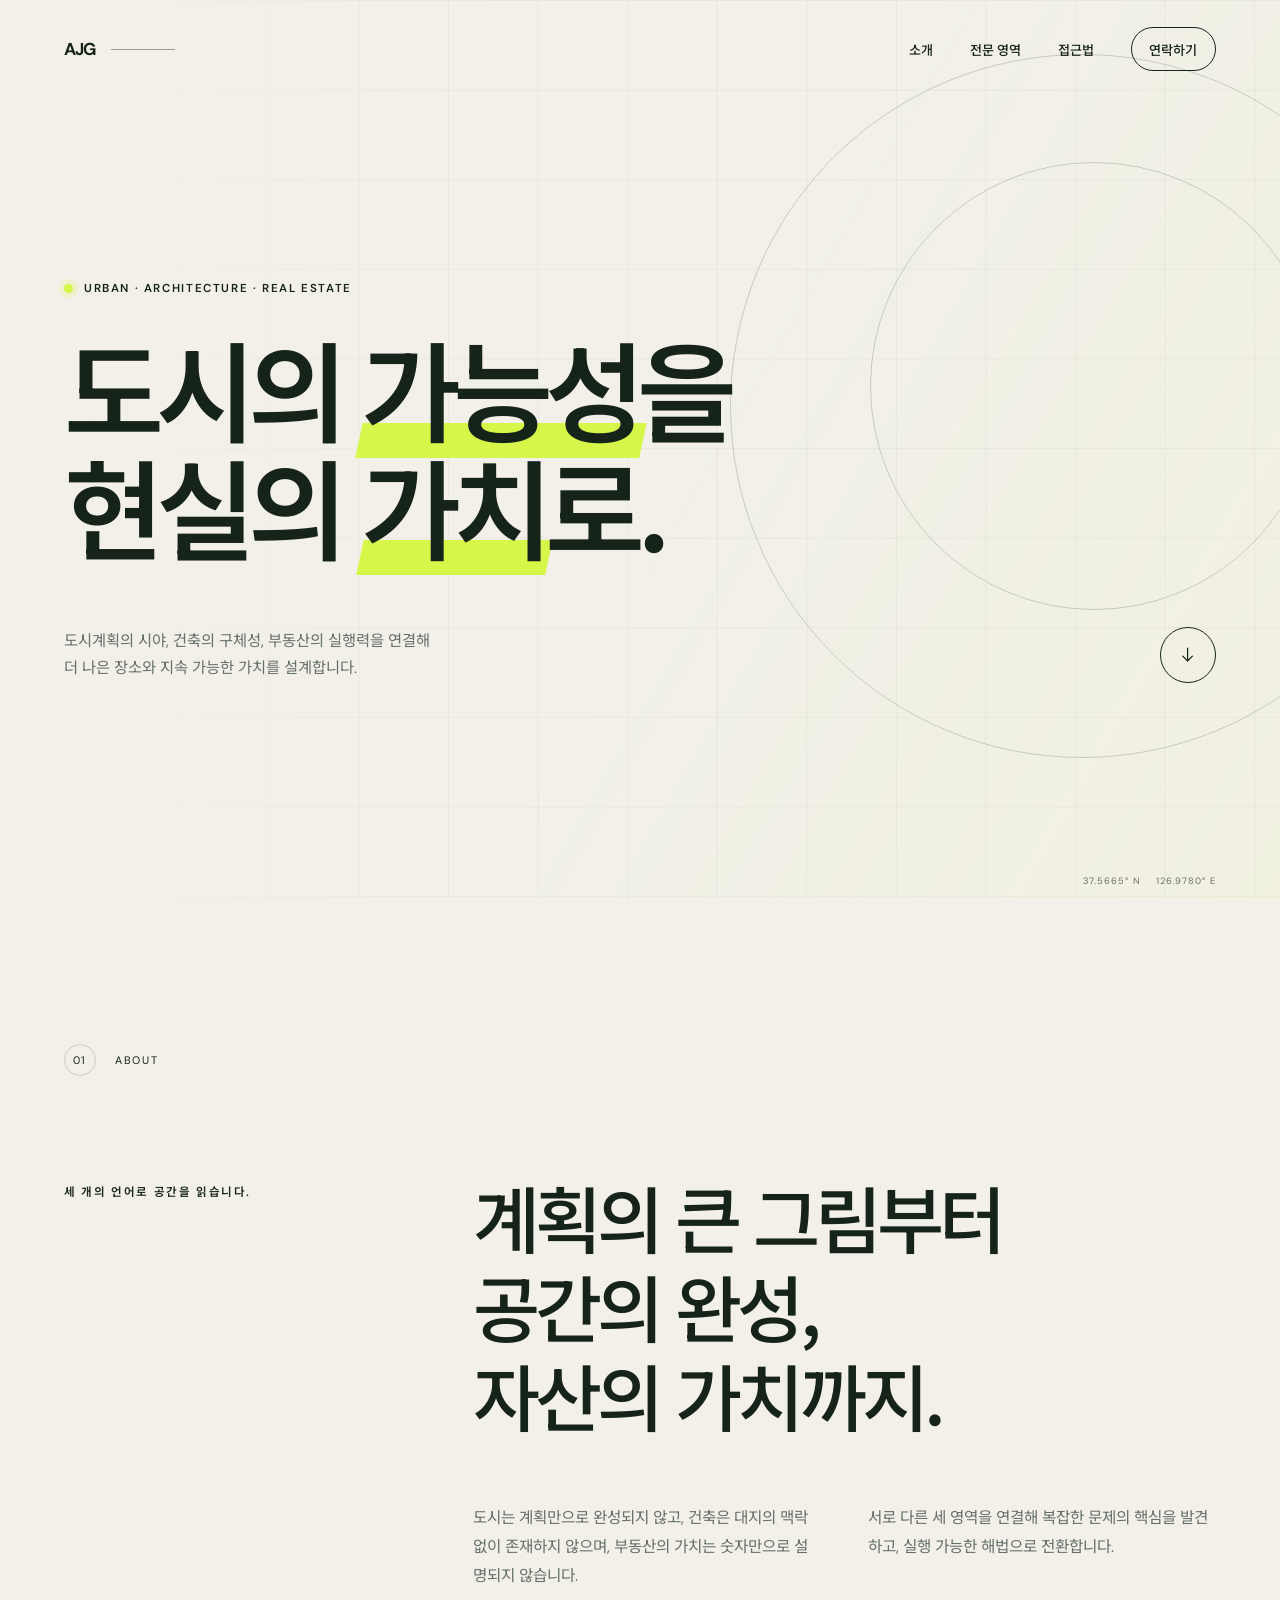
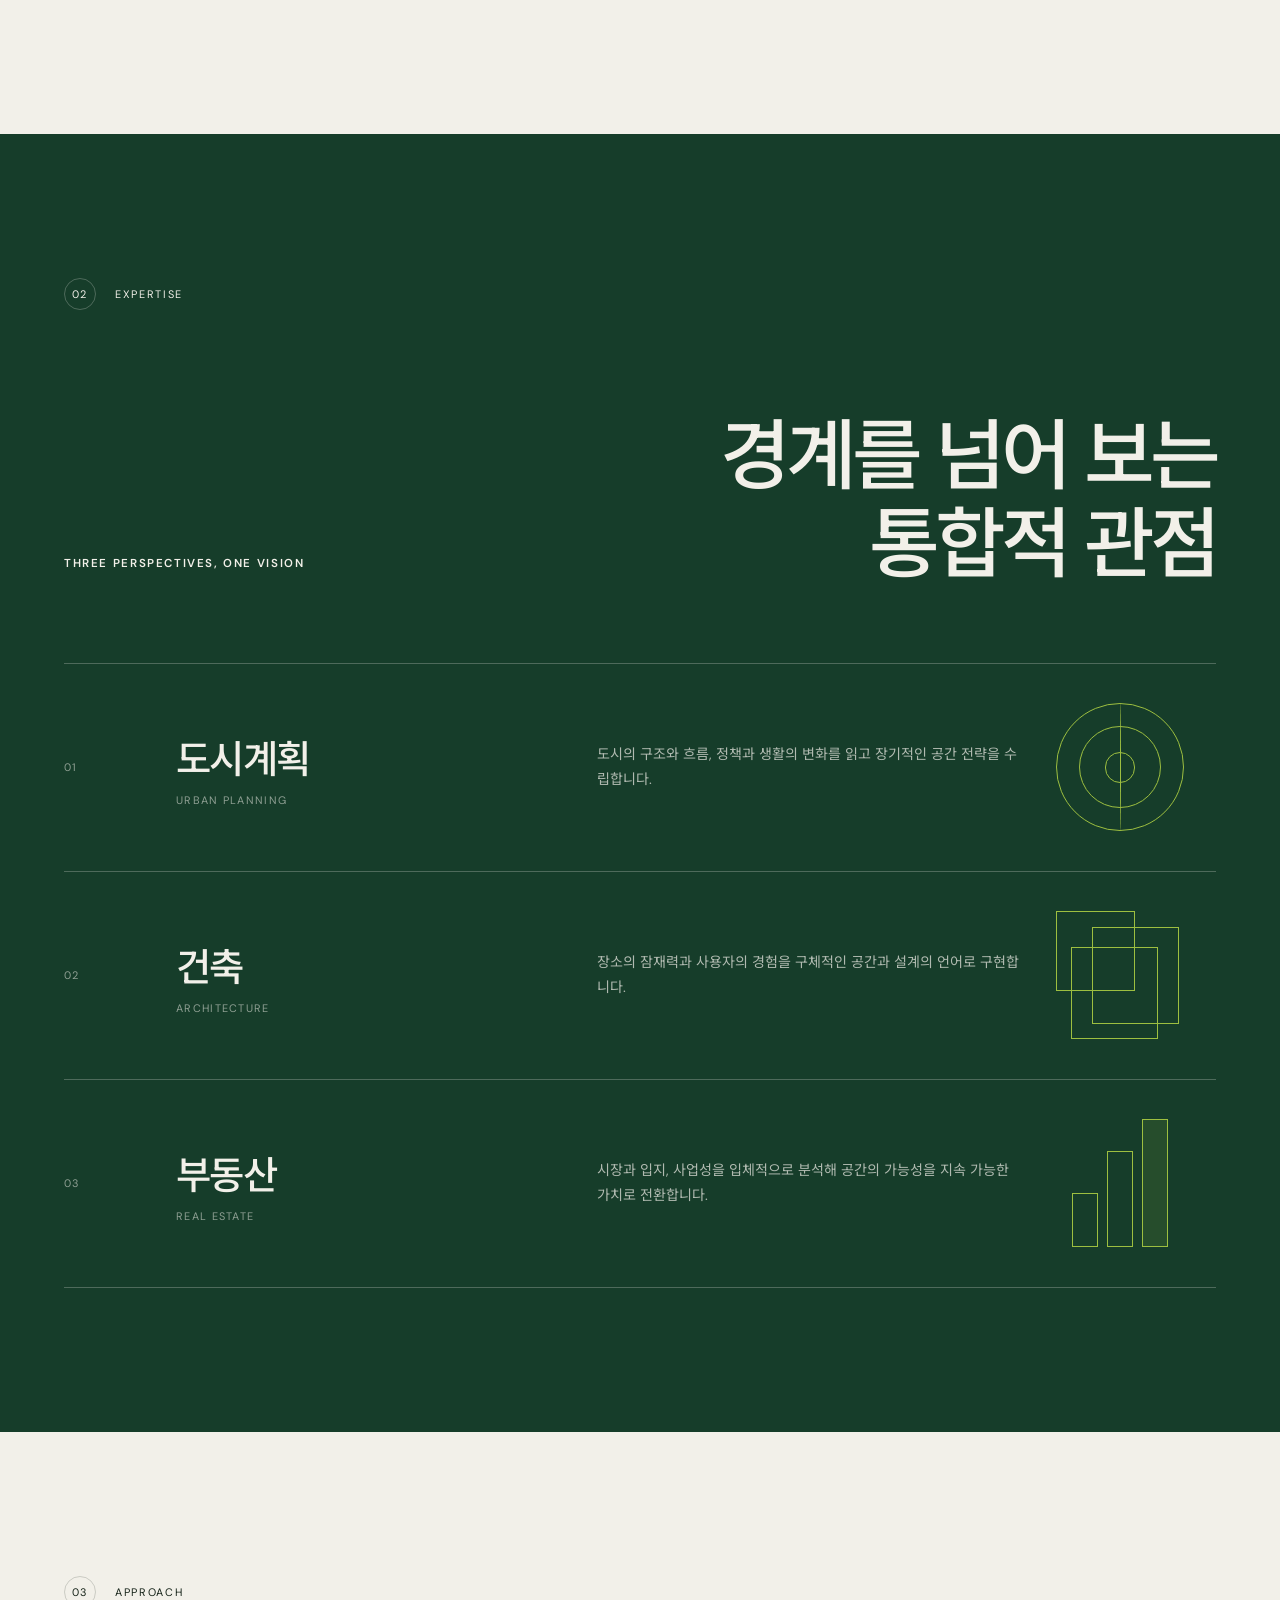
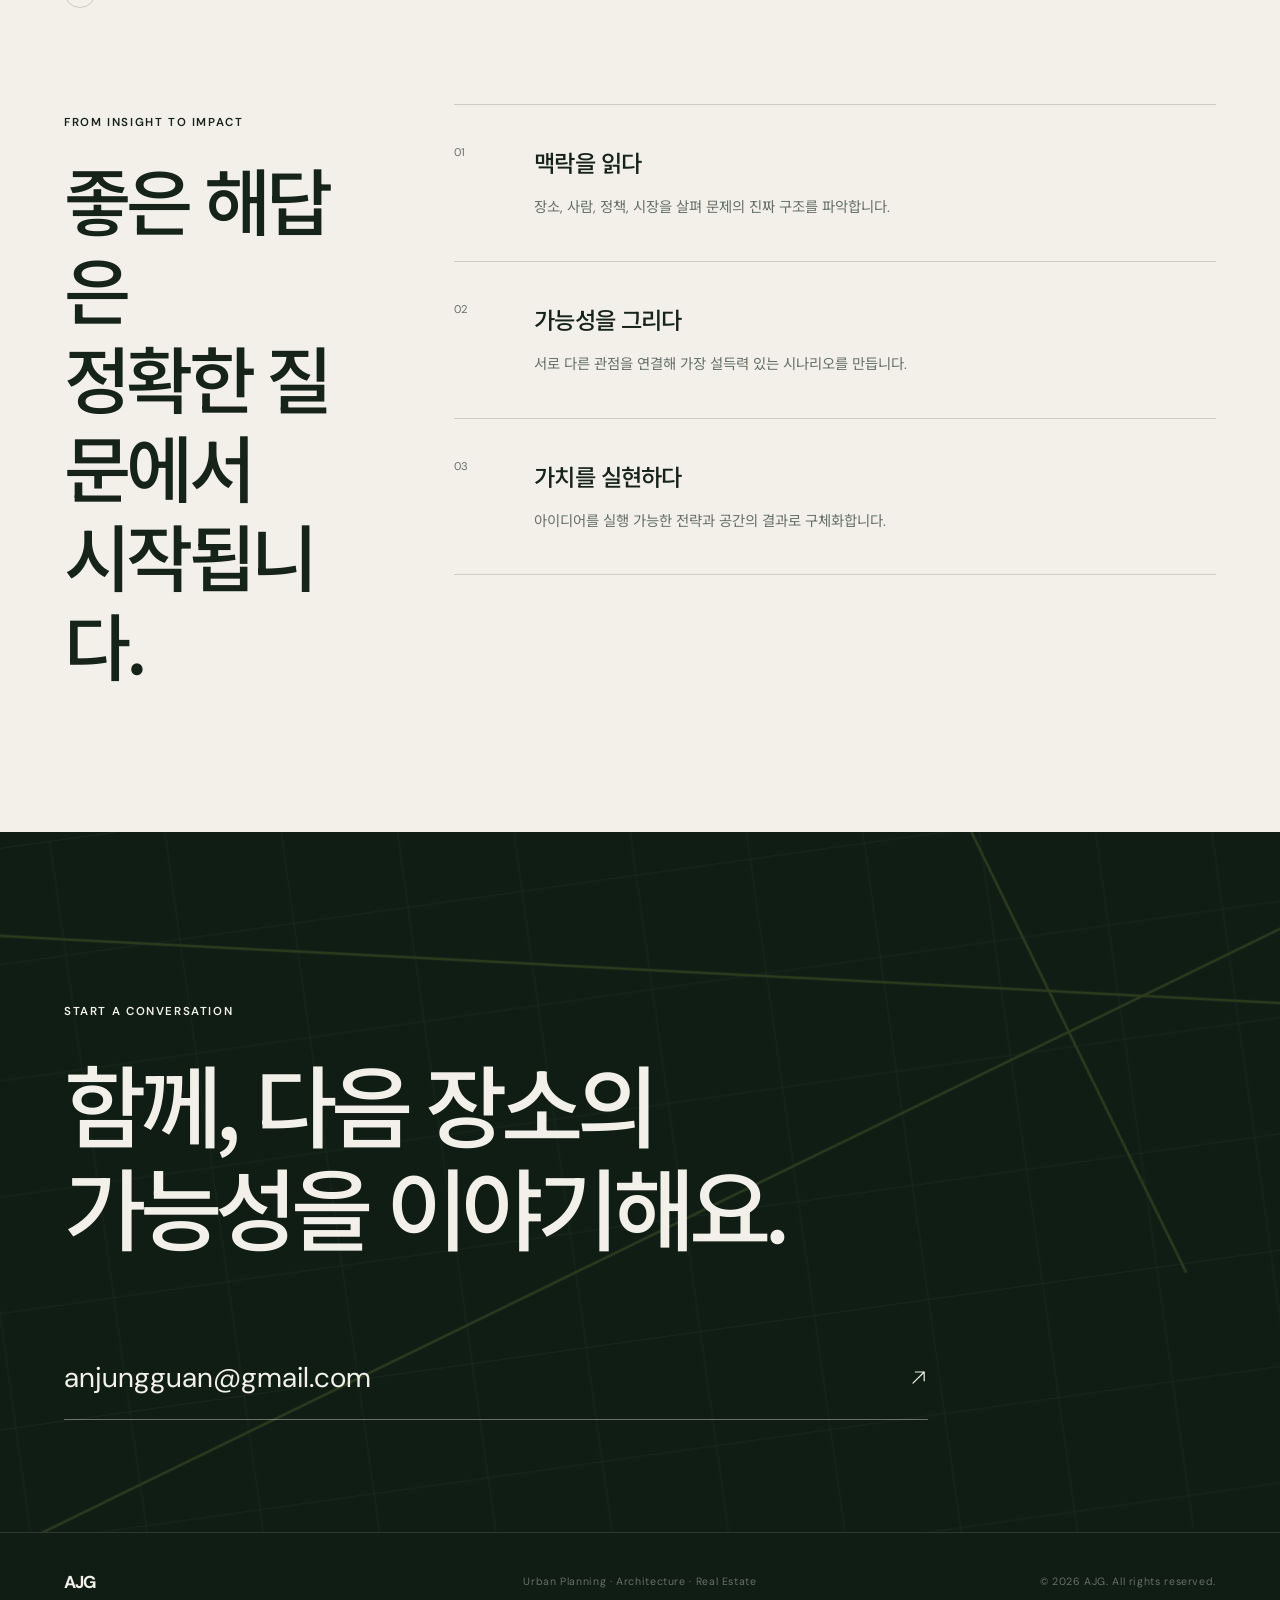
<file: index.html>
<!doctype html>
<html lang="ko">
  <head>
    <meta charset="UTF-8" />
    <meta name="viewport" content="width=device-width, initial-scale=1.0" />
    <meta
      name="description"
      content="도시계획, 건축, 부동산을 하나의 관점으로 연결하는 전문가 포트폴리오"
    />
    <meta name="theme-color" content="#f2f0e9" />
    <title>AJG — 도시의 가능성을 설계합니다</title>
    <link rel="preconnect" href="https://fonts.googleapis.com" />
    <link rel="preconnect" href="https://fonts.gstatic.com" crossorigin />
    <link
      href="https://fonts.googleapis.com/css2?family=DM+Sans:wght@400;500;600&family=Noto+Sans+KR:wght@400;500;600;700&display=swap"
      rel="stylesheet"
    />
    <link rel="stylesheet" href="./styles.css" />
    <script src="./script.js" defer></script>
  </head>
  <body>
    <div class="cursor-glow" aria-hidden="true"></div>

    <header class="site-header">
      <a class="brand" href="#top" aria-label="처음으로">
        <span class="brand-mark">AJG</span>
        <span class="brand-line"></span>
      </a>

      <button class="menu-toggle" type="button" aria-expanded="false" aria-controls="main-nav">
        <span class="sr-only">메뉴 열기</span>
        <span></span>
        <span></span>
      </button>

      <nav id="main-nav" class="main-nav" aria-label="주요 메뉴">
        <a href="#about">소개</a>
        <a href="#expertise">전문 영역</a>
        <a href="#process">접근법</a>
        <a class="nav-contact" href="#contact">연락하기</a>
      </nav>
    </header>

    <main id="top">
      <section class="hero">
        <div class="hero-grid" aria-hidden="true"></div>
        <div class="hero-orbit orbit-one" aria-hidden="true"></div>
        <div class="hero-orbit orbit-two" aria-hidden="true"></div>

        <div class="hero-kicker reveal">
          <span class="pulse"></span>
          Urban · Architecture · Real Estate
        </div>

        <h1 class="hero-title reveal">
          도시의 <em>가능성</em>을<br />
          현실의 <em>가치</em>로.
        </h1>

        <div class="hero-footer reveal">
          <p>
            도시계획의 시야, 건축의 구체성, 부동산의 실행력을 연결해<br />
            더 나은 장소와 지속 가능한 가치를 설계합니다.
          </p>
          <a class="round-link" href="#about" aria-label="소개로 이동">
            <svg viewBox="0 0 24 24" aria-hidden="true">
              <path d="M12 4v16M6 14l6 6 6-6" />
            </svg>
          </a>
        </div>

        <div class="coordinate" aria-hidden="true">
          <span>37.5665° N</span>
          <span>126.9780° E</span>
        </div>
      </section>

      <section id="about" class="section about">
        <div class="section-label reveal">
          <span>01</span>
          <p>About</p>
        </div>

        <div class="about-content">
          <p class="eyebrow reveal">세 개의 언어로 공간을 읽습니다.</p>
          <h2 class="section-title reveal">
            계획의 큰 그림부터<br />
            공간의 완성,<br />
            자산의 가치까지.
          </h2>
          <div class="about-copy reveal">
            <p>
              도시는 계획만으로 완성되지 않고, 건축은 대지의 맥락 없이 존재하지 않으며,
              부동산의 가치는 숫자만으로 설명되지 않습니다.
            </p>
            <p>
              서로 다른 세 영역을 연결해 복잡한 문제의 핵심을 발견하고, 실행 가능한
              해법으로 전환합니다.
            </p>
          </div>
        </div>
      </section>

      <section id="expertise" class="section expertise">
        <div class="section-label light reveal">
          <span>02</span>
          <p>Expertise</p>
        </div>

        <div class="expertise-heading reveal">
          <p class="eyebrow">Three perspectives, one vision</p>
          <h2>경계를 넘어 보는<br />통합적 관점</h2>
        </div>

        <div class="expertise-list">
          <article class="expertise-item reveal">
            <span class="item-number">01</span>
            <div>
              <h3>도시계획</h3>
              <p class="en">Urban Planning</p>
            </div>
            <p class="item-copy">
              도시의 구조와 흐름, 정책과 생활의 변화를 읽고 장기적인 공간 전략을
              수립합니다.
            </p>
            <div class="item-symbol urban-symbol" aria-hidden="true">
              <span></span><span></span><span></span><span></span>
            </div>
          </article>

          <article class="expertise-item reveal">
            <span class="item-number">02</span>
            <div>
              <h3>건축</h3>
              <p class="en">Architecture</p>
            </div>
            <p class="item-copy">
              장소의 잠재력과 사용자의 경험을 구체적인 공간과 설계의 언어로
              구현합니다.
            </p>
            <div class="item-symbol architecture-symbol" aria-hidden="true">
              <span></span><span></span><span></span>
            </div>
          </article>

          <article class="expertise-item reveal">
            <span class="item-number">03</span>
            <div>
              <h3>부동산</h3>
              <p class="en">Real Estate</p>
            </div>
            <p class="item-copy">
              시장과 입지, 사업성을 입체적으로 분석해 공간의 가능성을 지속 가능한
              가치로 전환합니다.
            </p>
            <div class="item-symbol realestate-symbol" aria-hidden="true">
              <span></span><span></span><span></span>
            </div>
          </article>
        </div>
      </section>

      <section id="process" class="section process">
        <div class="section-label reveal">
          <span>03</span>
          <p>Approach</p>
        </div>

        <div class="process-intro">
          <p class="eyebrow reveal">From insight to impact</p>
          <h2 class="section-title reveal">
            좋은 해답은<br />
            정확한 질문에서<br />
            시작됩니다.
          </h2>
        </div>

        <ol class="process-steps">
          <li class="reveal">
            <span>01</span>
            <div>
              <h3>맥락을 읽다</h3>
              <p>장소, 사람, 정책, 시장을 살펴 문제의 진짜 구조를 파악합니다.</p>
            </div>
          </li>
          <li class="reveal">
            <span>02</span>
            <div>
              <h3>가능성을 그리다</h3>
              <p>서로 다른 관점을 연결해 가장 설득력 있는 시나리오를 만듭니다.</p>
            </div>
          </li>
          <li class="reveal">
            <span>03</span>
            <div>
              <h3>가치를 실현하다</h3>
              <p>아이디어를 실행 가능한 전략과 공간의 결과로 구체화합니다.</p>
            </div>
          </li>
        </ol>
      </section>

      <section id="contact" class="contact">
        <div class="contact-map" aria-hidden="true">
          <div class="map-street street-a"></div>
          <div class="map-street street-b"></div>
          <div class="map-street street-c"></div>
          <div class="map-street street-d"></div>
        </div>
        <p class="eyebrow reveal">Start a conversation</p>
        <h2 class="reveal">함께, 다음 장소의<br />가능성을 이야기해요.</h2>
        <a class="email-link reveal" href="mailto:anjungguan@gmail.com">
          <span>anjungguan@gmail.com</span>
          <svg viewBox="0 0 24 24" aria-hidden="true">
            <path d="M5 19 19 5M8 5h11v11" />
          </svg>
        </a>
      </section>
    </main>

    <footer>
      <a class="brand" href="#top"><span class="brand-mark">AJG</span></a>
      <p>Urban Planning · Architecture · Real Estate</p>
      <p>© <span id="year"></span> AJG. All rights reserved.</p>
    </footer>
  </body>
</html>
</file>
<file: styles.css>
:root {
  --paper: #f2f0e9;
  --ink: #162319;
  --green: #163d2a;
  --acid: #d7f64a;
  --line: rgba(22, 35, 25, 0.18);
  --muted: #667069;
  --pad: clamp(1.25rem, 5vw, 5rem);
}

* {
  box-sizing: border-box;
}

html {
  scroll-behavior: smooth;
}

body {
  margin: 0;
  background: var(--paper);
  color: var(--ink);
  font-family: "DM Sans", "Noto Sans KR", sans-serif;
  overflow-x: hidden;
}

a {
  color: inherit;
  text-decoration: none;
}

button {
  color: inherit;
  font: inherit;
}

.sr-only {
  position: absolute;
  width: 1px;
  height: 1px;
  padding: 0;
  margin: -1px;
  overflow: hidden;
  clip: rect(0, 0, 0, 0);
  white-space: nowrap;
  border: 0;
}

.cursor-glow {
  position: fixed;
  z-index: 20;
  width: 20rem;
  height: 20rem;
  pointer-events: none;
  border-radius: 50%;
  background: radial-gradient(circle, rgba(215, 246, 74, 0.11), transparent 65%);
  transform: translate(-50%, -50%);
  opacity: 0;
  transition: opacity 0.3s;
}

.site-header {
  position: absolute;
  z-index: 10;
  top: 0;
  left: 0;
  display: flex;
  align-items: center;
  justify-content: space-between;
  width: 100%;
  padding: 1.7rem var(--pad);
}

.brand {
  display: flex;
  align-items: center;
  gap: 1rem;
}

.brand-mark {
  font-size: 1.08rem;
  font-weight: 700;
  letter-spacing: -0.06em;
}

.brand-line {
  width: 4rem;
  height: 1px;
  background: currentColor;
  opacity: 0.4;
}

.main-nav {
  display: flex;
  align-items: center;
  gap: 2.3rem;
  font-size: 0.82rem;
  font-weight: 500;
}

.main-nav a {
  transition: opacity 0.2s;
}

.main-nav a:hover {
  opacity: 0.55;
}

.nav-contact {
  padding: 0.72rem 1.1rem;
  border: 1px solid currentColor;
  border-radius: 3rem;
}

.menu-toggle {
  display: none;
  border: 0;
  background: transparent;
}

.hero {
  position: relative;
  display: flex;
  min-height: 100svh;
  flex-direction: column;
  justify-content: center;
  overflow: hidden;
  padding: 8rem var(--pad) 4rem;
}

.hero-grid {
  position: absolute;
  inset: 0;
  opacity: 0.24;
  background-image:
    linear-gradient(var(--line) 1px, transparent 1px),
    linear-gradient(90deg, var(--line) 1px, transparent 1px);
  background-size: 7vw 7vw;
  mask-image: linear-gradient(to right, transparent, black 38%, black);
}

.hero-grid::after {
  position: absolute;
  content: "";
  inset: 0;
  background: linear-gradient(120deg, transparent 45%, rgba(215, 246, 74, 0.2));
  clip-path: polygon(72% 0, 100% 0, 100% 100%, 38% 100%);
}

.hero-orbit {
  position: absolute;
  right: -12vw;
  width: 55vw;
  aspect-ratio: 1;
  border: 1px solid rgba(22, 61, 42, 0.2);
  border-radius: 50%;
}

.orbit-one {
  top: 6vh;
}

.orbit-two {
  top: 18vh;
  right: -3vw;
  width: 35vw;
}

.hero-kicker,
.eyebrow {
  position: relative;
  z-index: 1;
  text-transform: uppercase;
  font-size: 0.72rem;
  font-weight: 600;
  letter-spacing: 0.14em;
}

.hero-kicker {
  display: flex;
  align-items: center;
  gap: 0.7rem;
  margin-bottom: 2rem;
}

.pulse {
  width: 0.55rem;
  height: 0.55rem;
  border-radius: 50%;
  background: var(--acid);
  box-shadow: 0 0 0 5px rgba(215, 246, 74, 0.18);
}

.hero-title {
  position: relative;
  z-index: 1;
  max-width: 1050px;
  margin: 0;
  font-family: "Noto Sans KR", sans-serif;
  font-size: clamp(3.5rem, 8.5vw, 8.5rem);
  font-weight: 600;
  line-height: 1.08;
  letter-spacing: -0.075em;
}

.hero-title em {
  position: relative;
  font-style: normal;
}

.hero-title em::after {
  position: absolute;
  z-index: -1;
  bottom: 5%;
  left: -1%;
  width: 103%;
  height: 22%;
  content: "";
  background: var(--acid);
  transform: skewX(-12deg);
}

.hero-footer {
  position: relative;
  z-index: 1;
  display: flex;
  align-items: flex-end;
  justify-content: space-between;
  margin-top: 4rem;
}

.hero-footer p {
  margin: 0;
  color: var(--muted);
  font-size: clamp(0.9rem, 1.2vw, 1.05rem);
  line-height: 1.8;
}

.round-link {
  display: grid;
  width: 3.5rem;
  height: 3.5rem;
  place-items: center;
  border: 1px solid var(--ink);
  border-radius: 50%;
  transition: 0.25s ease;
}

.round-link:hover {
  color: var(--paper);
  background: var(--ink);
  transform: translateY(4px);
}

.round-link svg,
.email-link svg {
  width: 1.2rem;
  fill: none;
  stroke: currentColor;
  stroke-linecap: round;
  stroke-linejoin: round;
  stroke-width: 1.5;
}

.coordinate {
  position: absolute;
  right: var(--pad);
  bottom: 0.8rem;
  display: flex;
  gap: 1rem;
  color: var(--muted);
  font-size: 0.58rem;
  letter-spacing: 0.1em;
}

.section {
  padding: 9rem var(--pad);
}

.section-label {
  display: flex;
  align-items: center;
  gap: 1.2rem;
  margin-bottom: 6rem;
  font-size: 0.68rem;
  text-transform: uppercase;
  letter-spacing: 0.15em;
}

.section-label span {
  display: grid;
  width: 2rem;
  height: 2rem;
  place-items: center;
  border: 1px solid var(--line);
  border-radius: 50%;
}

.section-label p {
  margin: 0;
}

.about-content {
  display: grid;
  grid-template-columns: minmax(12rem, 0.65fr) 1.4fr;
  column-gap: 5vw;
}

.about-content > .eyebrow {
  grid-row: span 2;
  margin-top: 0.7rem;
}

.section-title {
  margin: 0;
  font-family: "Noto Sans KR", sans-serif;
  font-size: clamp(2.7rem, 5.7vw, 6rem);
  font-weight: 500;
  line-height: 1.22;
  letter-spacing: -0.065em;
}

.about-copy {
  display: grid;
  grid-template-columns: 1fr 1fr;
  gap: 3rem;
  margin-top: 4rem;
  color: var(--muted);
  font-size: 0.98rem;
  line-height: 1.85;
}

.about-copy p {
  margin: 0;
}

.expertise {
  color: var(--paper);
  background: var(--green);
}

.section-label.light span {
  border-color: rgba(242, 240, 233, 0.25);
}

.expertise-heading {
  display: flex;
  align-items: flex-end;
  justify-content: space-between;
  margin-bottom: 5rem;
}

.expertise-heading h2 {
  margin: 0;
  text-align: right;
  font-family: "Noto Sans KR", sans-serif;
  font-size: clamp(2.8rem, 6vw, 6rem);
  font-weight: 500;
  line-height: 1.15;
  letter-spacing: -0.065em;
}

.expertise-list {
  border-top: 1px solid rgba(242, 240, 233, 0.25);
}

.expertise-item {
  position: relative;
  display: grid;
  min-height: 13rem;
  grid-template-columns: 5rem 1fr 1.1fr 10rem;
  align-items: center;
  gap: 2rem;
  border-bottom: 1px solid rgba(242, 240, 233, 0.25);
}

.item-number,
.en {
  color: rgba(242, 240, 233, 0.55);
  font-size: 0.68rem;
  letter-spacing: 0.12em;
  text-transform: uppercase;
}

.expertise-item h3 {
  margin: 0 0 0.55rem;
  font-family: "Noto Sans KR", sans-serif;
  font-size: clamp(1.8rem, 3vw, 3rem);
  font-weight: 500;
  letter-spacing: -0.045em;
}

.expertise-item .en,
.item-copy {
  margin: 0;
}

.item-copy {
  max-width: 30rem;
  color: rgba(242, 240, 233, 0.7);
  font-size: 0.88rem;
  line-height: 1.8;
}

.item-symbol {
  position: relative;
  width: 8rem;
  height: 8rem;
  opacity: 0.7;
  transition: 0.4s ease;
}

.expertise-item:hover .item-symbol {
  opacity: 1;
  transform: rotate(5deg) scale(1.04);
}

.urban-symbol span {
  position: absolute;
  border: 1px solid var(--acid);
  border-radius: 50%;
}

.urban-symbol span:nth-child(1) { inset: 0; }
.urban-symbol span:nth-child(2) { inset: 18%; }
.urban-symbol span:nth-child(3) { inset: 38%; }
.urban-symbol span:nth-child(4) {
  top: 0;
  left: 50%;
  width: 1px;
  height: 100%;
  border: 0;
  background: var(--acid);
}

.architecture-symbol span {
  position: absolute;
  border: 1px solid var(--acid);
}

.architecture-symbol span:nth-child(1) { inset: 12% 4% 12% 28%; }
.architecture-symbol span:nth-child(2) { inset: 28% 20% 0 12%; }
.architecture-symbol span:nth-child(3) { inset: 0 38% 38% 0; }

.realestate-symbol {
  display: flex;
  align-items: flex-end;
  justify-content: center;
  gap: 0.6rem;
}

.realestate-symbol span {
  width: 1.6rem;
  border: 1px solid var(--acid);
}

.realestate-symbol span:nth-child(1) { height: 42%; }
.realestate-symbol span:nth-child(2) { height: 75%; }
.realestate-symbol span:nth-child(3) { height: 100%; background: rgba(215, 246, 74, 0.12); }

.process {
  display: grid;
  grid-template-columns: 0.6fr 1.4fr;
  column-gap: 5vw;
}

.process .section-label {
  grid-column: 1 / -1;
}

.process-intro .eyebrow {
  margin-bottom: 1.5rem;
}

.process-steps {
  margin: 0;
  padding: 0;
  list-style: none;
}

.process-steps li {
  display: grid;
  grid-template-columns: 4rem 1fr;
  gap: 1rem;
  padding: 2.5rem 0;
  border-top: 1px solid var(--line);
}

.process-steps li:last-child {
  border-bottom: 1px solid var(--line);
}

.process-steps > li > span {
  color: var(--muted);
  font-size: 0.7rem;
}

.process-steps h3 {
  margin: 0 0 1rem;
  font-family: "Noto Sans KR", sans-serif;
  font-size: 1.45rem;
  font-weight: 500;
  letter-spacing: -0.04em;
}

.process-steps p {
  max-width: 30rem;
  margin: 0;
  color: var(--muted);
  font-size: 0.9rem;
  line-height: 1.8;
}

.contact {
  position: relative;
  overflow: hidden;
  padding: 10rem var(--pad) 7rem;
  color: var(--paper);
  background: #101d15;
}

.contact-map {
  position: absolute;
  inset: 0;
  opacity: 0.14;
  background-image:
    linear-gradient(rgba(242, 240, 233, 0.25) 1px, transparent 1px),
    linear-gradient(90deg, rgba(242, 240, 233, 0.25) 1px, transparent 1px);
  background-size: 6rem 6rem;
  transform: rotate(-8deg) scale(1.2);
}

.map-street {
  position: absolute;
  height: 2px;
  background: var(--acid);
}

.street-a { top: 25%; left: -5%; width: 115%; transform: rotate(11deg); }
.street-b { top: 55%; left: -5%; width: 115%; transform: rotate(-18deg); }
.street-c { top: 0; left: 32%; width: 80%; transform: rotate(72deg); }
.street-d { top: 15%; left: 68%; width: 70%; transform: rotate(98deg); }

.contact > *:not(.contact-map) {
  position: relative;
  z-index: 1;
}

.contact h2 {
  max-width: 1000px;
  margin: 2rem 0 5rem;
  font-family: "Noto Sans KR", sans-serif;
  font-size: clamp(3rem, 7vw, 7.5rem);
  font-weight: 500;
  line-height: 1.15;
  letter-spacing: -0.07em;
}

.email-link {
  display: flex;
  max-width: 54rem;
  align-items: center;
  justify-content: space-between;
  padding: 1.4rem 0;
  border-bottom: 1px solid rgba(242, 240, 233, 0.4);
  font-size: clamp(1rem, 2.2vw, 1.8rem);
  transition: color 0.2s;
}

.email-link:hover {
  color: var(--acid);
}

footer {
  display: grid;
  grid-template-columns: 1fr 1fr 1fr;
  align-items: center;
  padding: 2rem var(--pad);
  color: var(--muted);
  background: #101d15;
  border-top: 1px solid rgba(242, 240, 233, 0.13);
  font-size: 0.66rem;
  letter-spacing: 0.06em;
}

footer .brand {
  color: var(--paper);
}

footer p:nth-child(2) {
  text-align: center;
}

footer p:last-child {
  text-align: right;
}

.reveal {
  opacity: 0;
  transform: translateY(24px);
  transition:
    opacity 0.8s ease,
    transform 0.8s cubic-bezier(0.2, 0.8, 0.2, 1);
}

.reveal.visible {
  opacity: 1;
  transform: translateY(0);
}

@media (max-width: 800px) {
  .site-header {
    position: absolute;
  }

  .menu-toggle {
    z-index: 12;
    display: flex;
    width: 2.7rem;
    height: 2.7rem;
    flex-direction: column;
    justify-content: center;
    gap: 0.42rem;
    padding: 0.65rem;
    border: 1px solid var(--line);
    border-radius: 50%;
  }

  .menu-toggle span:not(.sr-only) {
    display: block;
    width: 100%;
    height: 1px;
    background: currentColor;
    transition: 0.25s;
  }

  .menu-toggle[aria-expanded="true"] span:nth-last-child(2) {
    transform: translateY(4px) rotate(45deg);
  }

  .menu-toggle[aria-expanded="true"] span:last-child {
    transform: translateY(-4px) rotate(-45deg);
  }

  .main-nav {
    position: fixed;
    z-index: 11;
    inset: 0;
    display: flex;
    flex-direction: column;
    justify-content: center;
    color: var(--paper);
    background: var(--green);
    font-size: 1.5rem;
    transform: translateY(-105%);
    transition: transform 0.45s cubic-bezier(0.7, 0, 0.2, 1);
  }

  .main-nav.open {
    transform: translateY(0);
  }

  .hero {
    padding-top: 7rem;
  }

  .hero-grid {
    background-size: 4rem 4rem;
  }

  .hero-orbit {
    right: -35vw;
    width: 90vw;
  }

  .hero-footer {
    align-items: center;
  }

  .hero-footer p br {
    display: none;
  }

  .coordinate {
    display: none;
  }

  .section {
    padding-top: 6.5rem;
    padding-bottom: 6.5rem;
  }

  .section-label {
    margin-bottom: 4rem;
  }

  .about-content,
  .process {
    grid-template-columns: 1fr;
  }

  .about-content > .eyebrow {
    grid-row: auto;
    margin-bottom: 1.5rem;
  }

  .about-copy {
    grid-template-columns: 1fr;
    gap: 1.4rem;
  }

  .expertise-heading {
    display: block;
  }

  .expertise-heading .eyebrow {
    margin-bottom: 1.5rem;
  }

  .expertise-heading h2 {
    text-align: left;
  }

  .expertise-item {
    min-height: auto;
    grid-template-columns: 2.5rem 1fr;
    padding: 2.5rem 0;
  }

  .item-copy {
    grid-column: 2;
  }

  .item-symbol {
    display: none;
  }

  .process .section-label {
    grid-column: auto;
  }

  .process-steps {
    margin-top: 4rem;
  }

  .contact {
    padding-top: 7rem;
  }

  footer {
    grid-template-columns: 1fr 1fr;
    row-gap: 1.5rem;
  }

  footer p:nth-child(2) {
    display: none;
  }
}

@media (max-width: 480px) {
  .hero-title {
    font-size: clamp(3.2rem, 16vw, 5rem);
  }

  .hero-footer {
    align-items: flex-end;
    gap: 1rem;
  }

  .round-link {
    flex: 0 0 auto;
  }

  .section-title,
  .expertise-heading h2 {
    font-size: 2.65rem;
  }

  .about-copy {
    margin-top: 2.5rem;
  }

  .email-link {
    gap: 1rem;
    overflow-wrap: anywhere;
  }

  footer {
    display: flex;
    flex-direction: column;
    align-items: flex-start;
  }

  footer p:last-child {
    text-align: left;
  }
}

@media (prefers-reduced-motion: reduce) {
  html {
    scroll-behavior: auto;
  }

  *,
  *::before,
  *::after {
    transition-duration: 0.01ms !important;
    animation-duration: 0.01ms !important;
  }
}
</file>
